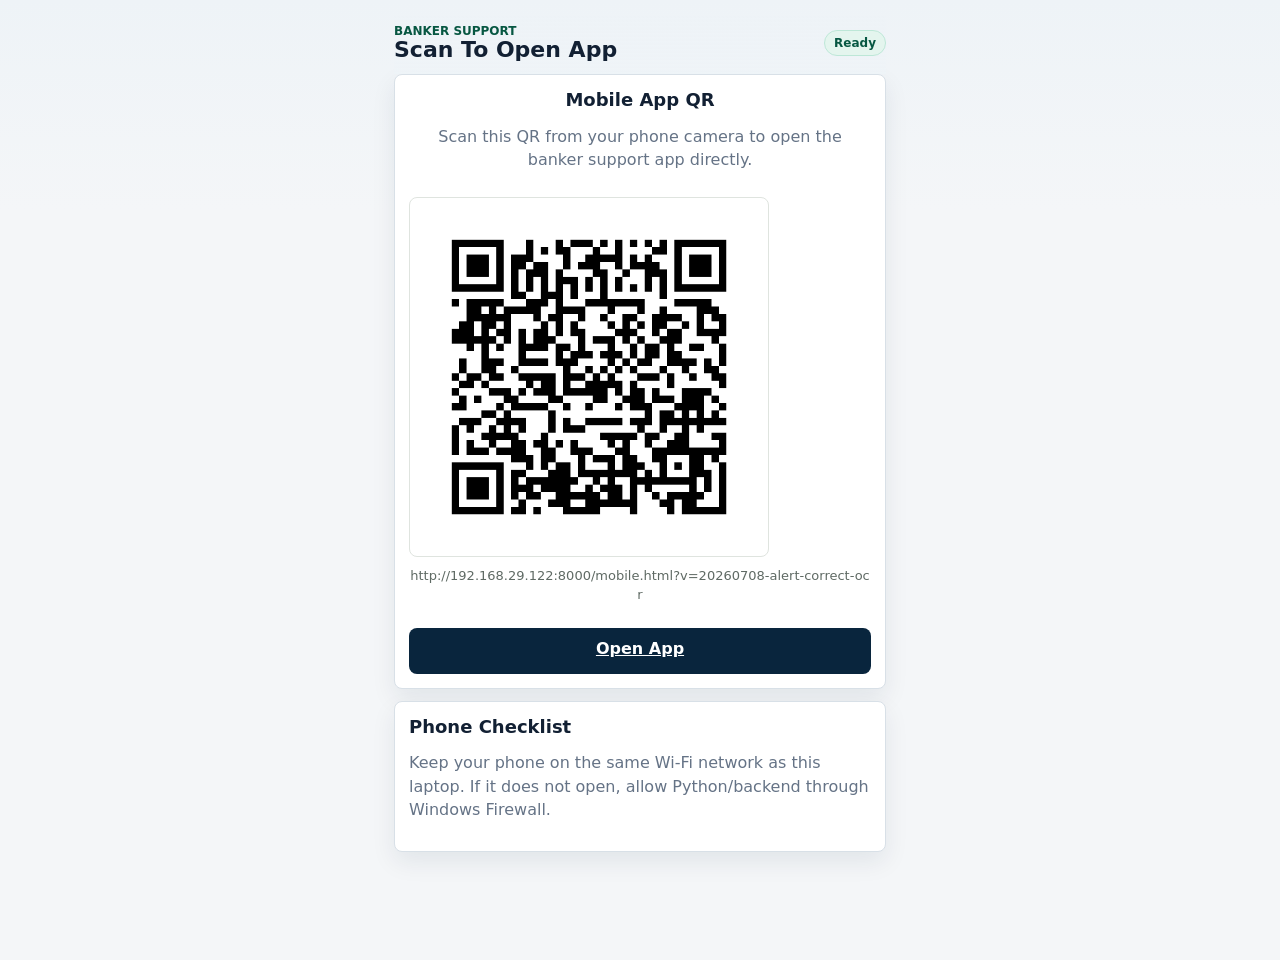
<file: application-completion-intelligence-platform/open-mobile.html>
<!doctype html>
<html lang="en">
  <head>
    <meta charset="UTF-8" />
    <meta name="viewport" content="width=device-width, initial-scale=1.0" />
    <title>Open Banker Support Mobile App</title>
    <link rel="stylesheet" href="./mobile.css" />
    <style>
      .qr-wrap { text-align:center; }
      .qr-wrap img { width:min(78vw, 360px); height:auto; border:1px solid #dfe4df; border-radius:8px; padding:12px; background:#fff; }
      .copy-line { word-break:break-all; font-size:13px; color:#5f6a64; }
    </style>
  </head>
  <body>
    <main class="mobile-app">
      <header class="mobile-header">
        <div>
          <span class="eyebrow">Banker Support</span>
          <h1>Scan To Open App</h1>
        </div>
        <span class="status-pill">Ready</span>
      </header>

      <section class="detail-block qr-wrap">
        <h2>Mobile App QR</h2>
        <p>Scan this QR from your phone camera to open the banker support app directly.</p>
        <img src="./banker-support-mobile-qr.png" alt="QR code to open Banker Support mobile app" />
        <p class="copy-line">
          http://192.168.29.122:8000/mobile.html?v=20260708-alert-correct-ocr
        </p>
        <a class="primary-btn" href="http://192.168.29.122:8000/mobile.html?v=20260708-alert-correct-ocr">Open App</a>
      </section>

      <section class="detail-block">
        <h2>Phone Checklist</h2>
        <p>Keep your phone on the same Wi-Fi network as this laptop. If it does not open, allow Python/backend through Windows Firewall.</p>
      </section>
    </main>
  </body>
</html>
</file>
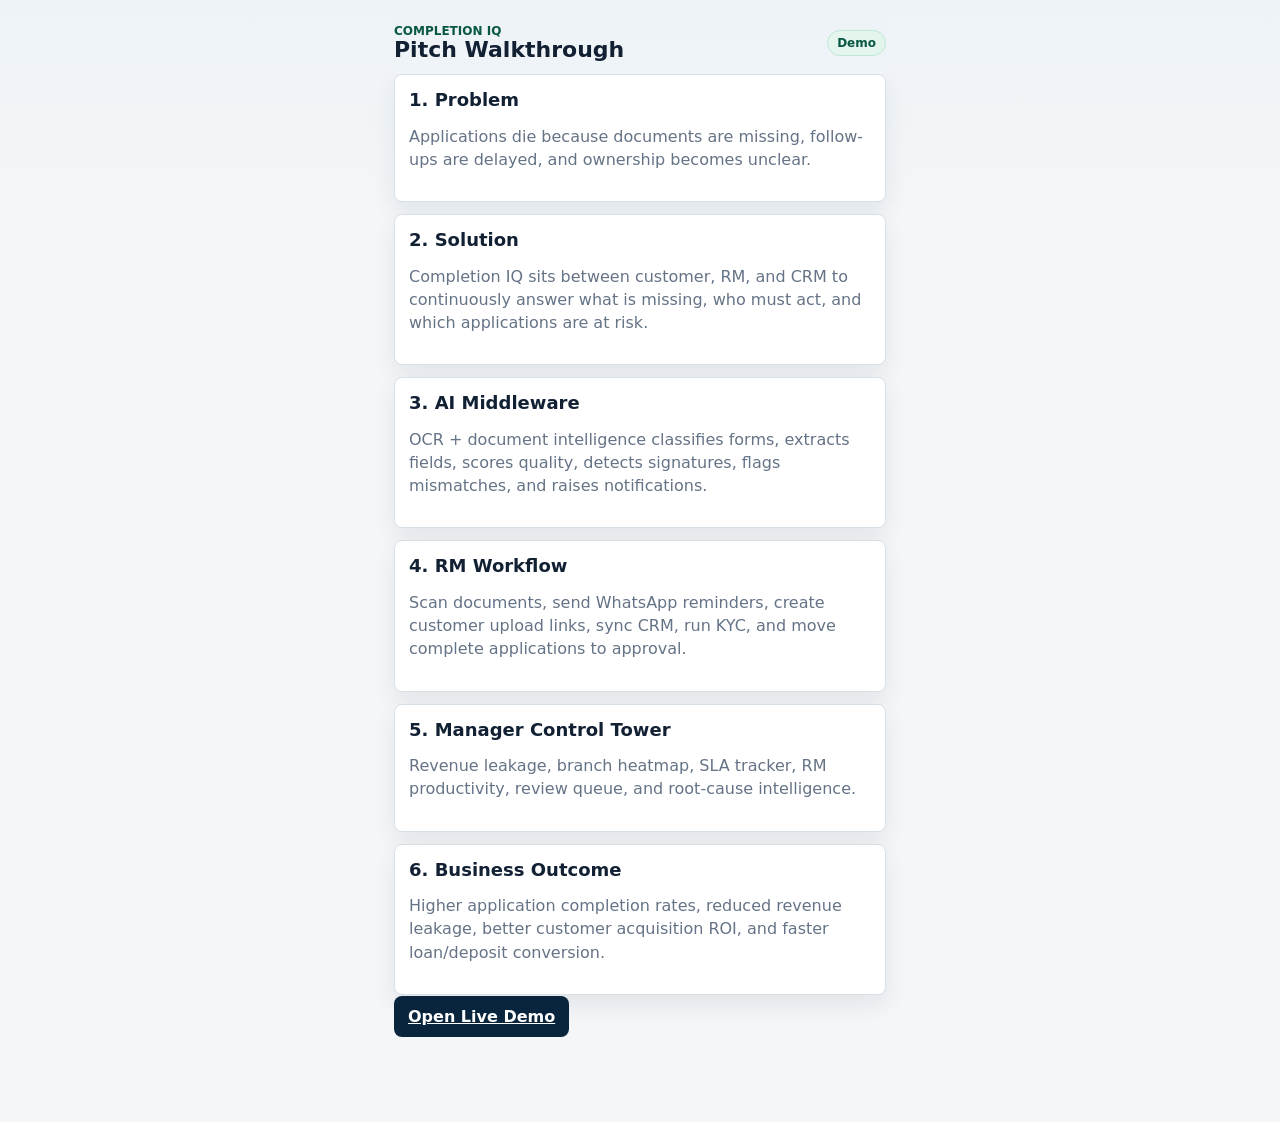
<file: application-completion-intelligence-platform/pitch.html>
<!doctype html>
<html lang="en">
  <head>
    <meta charset="UTF-8" />
    <meta name="viewport" content="width=device-width, initial-scale=1.0" />
    <title>Completion IQ Pitch Walkthrough</title>
    <link rel="stylesheet" href="./mobile.css" />
  </head>
  <body>
    <main class="mobile-app">
      <header class="mobile-header">
        <div>
          <span class="eyebrow">Completion IQ</span>
          <h1>Pitch Walkthrough</h1>
        </div>
        <span class="status-pill">Demo</span>
      </header>
      <section class="detail-block"><h2>1. Problem</h2><p>Applications die because documents are missing, follow-ups are delayed, and ownership becomes unclear.</p></section>
      <section class="detail-block"><h2>2. Solution</h2><p>Completion IQ sits between customer, RM, and CRM to continuously answer what is missing, who must act, and which applications are at risk.</p></section>
      <section class="detail-block"><h2>3. AI Middleware</h2><p>OCR + document intelligence classifies forms, extracts fields, scores quality, detects signatures, flags mismatches, and raises notifications.</p></section>
      <section class="detail-block"><h2>4. RM Workflow</h2><p>Scan documents, send WhatsApp reminders, create customer upload links, sync CRM, run KYC, and move complete applications to approval.</p></section>
      <section class="detail-block"><h2>5. Manager Control Tower</h2><p>Revenue leakage, branch heatmap, SLA tracker, RM productivity, review queue, and root-cause intelligence.</p></section>
      <section class="detail-block"><h2>6. Business Outcome</h2><p>Higher application completion rates, reduced revenue leakage, better customer acquisition ROI, and faster loan/deposit conversion.</p></section>
      <a class="primary-btn" href="./mobile.html?v=20260708-alert-correct-ocr">Open Live Demo</a>
    </main>
  </body>
</html>
</file>
<file: application-completion-intelligence-platform/mobile.css>
:root {
  --bg: #f4f6f8;
  --panel: #ffffff;
  --ink: #122033;
  --muted: #657386;
  --line: #d8e0e7;
  --navy: #09253d;
  --navy-soft: #e9eef4;
  --green: #0b7a5a;
  --green-dark: #075742;
  --red: #b42318;
  --amber: #a16207;
  --gold-soft: #fff7db;
  --red-soft: #ffebe7;
  --teal-soft: #e4f5ee;
  --blue-soft: #e7f0fb;
  --shadow: 0 10px 24px rgba(9, 37, 61, 0.08);
}

* {
  box-sizing: border-box;
}

body {
  margin: 0;
  color: var(--ink);
  background: linear-gradient(180deg, #eef3f7 0, var(--bg) 210px);
  font-family: Inter, ui-sans-serif, system-ui, -apple-system, BlinkMacSystemFont, "Segoe UI", sans-serif;
}

button,
input,
select,
textarea {
  font: inherit;
}

button {
  cursor: pointer;
}

.mobile-app {
  min-height: 100vh;
  padding: max(16px, env(safe-area-inset-top)) 14px 96px;
}

.mobile-header {
  position: sticky;
  top: 0;
  z-index: 4;
  display: flex;
  justify-content: space-between;
  align-items: center;
  gap: 12px;
  padding: 8px 0 12px;
  background: linear-gradient(180deg, #eef3f7 0, rgba(238, 243, 247, 0.94) 100%);
  backdrop-filter: blur(10px);
}

.eyebrow {
  display: block;
  color: var(--green-dark);
  font-size: 12px;
  font-weight: 900;
  text-transform: uppercase;
}

h1,
h2,
p {
  margin-top: 0;
}

h1 {
  margin-bottom: 0;
  font-size: 22px;
  line-height: 1.1;
}

h2 {
  margin-bottom: 4px;
  font-size: 18px;
  line-height: 1.2;
}

p {
  color: var(--muted);
  line-height: 1.45;
}

.status-pill,
.pill {
  display: inline-flex;
  align-items: center;
  min-height: 26px;
  padding: 4px 9px;
  border-radius: 999px;
  font-size: 12px;
  font-weight: 900;
  color: var(--green-dark);
  background: var(--teal-soft);
  border: 1px solid #bde7d7;
}

.pill.high {
  color: var(--red);
  background: var(--red-soft);
}

.pill.medium {
  color: var(--amber);
  background: var(--gold-soft);
}

.pill.info {
  color: #1f5480;
  background: var(--blue-soft);
}

.pill.good {
  color: var(--green-dark);
  background: var(--teal-soft);
}

.screen {
  display: none;
}

.screen.active {
  display: block;
}

.metric-strip {
  display: grid;
  grid-template-columns: repeat(3, minmax(0, 1fr));
  gap: 10px;
  margin-bottom: 14px;
}

.metric {
  min-height: 82px;
  padding: 12px 10px;
  border: 1px solid var(--line);
  border-radius: 8px;
  background: var(--panel);
  box-shadow: var(--shadow);
}

.metric span {
  display: block;
  color: var(--muted);
  font-size: 10px;
  font-weight: 800;
  text-transform: uppercase;
}

.metric strong {
  display: block;
  margin-top: 8px;
  font-size: 22px;
  color: var(--navy);
}

.search-box input,
.field input,
.field select,
.field textarea,
.chat-form input {
  width: 100%;
  min-height: 44px;
  padding: 10px 12px;
  border: 1px solid var(--line);
  border-radius: 8px;
  background: white;
  color: var(--ink);
}

.search-box input {
  padding-left: 14px;
  background: #ffffff;
  box-shadow: 0 1px 0 rgba(9, 37, 61, 0.03);
}

.search-box {
  display: block;
  margin-bottom: 12px;
}

.field {
  display: grid;
  gap: 7px;
  margin-bottom: 12px;
  color: var(--muted);
  font-weight: 800;
}

.bank-hero {
  display: grid;
  gap: 10px;
  margin-bottom: 12px;
  padding: 16px;
  border: 1px solid #cdd9e4;
  border-radius: 8px;
  color: #ffffff;
  background: linear-gradient(135deg, var(--navy) 0%, #123d5b 62%, #0b7a5a 100%);
  box-shadow: var(--shadow);
}

.bank-hero .eyebrow,
.bank-hero p {
  color: rgba(255, 255, 255, 0.78);
}

.bank-hero h2 {
  margin-bottom: 4px;
  color: #ffffff;
  font-size: 22px;
}

.bank-hero p {
  margin-bottom: 0;
}

.mobile-list {
  display: grid;
  gap: 10px;
}

.mobile-card,
.detail-block,
.mobile-result,
.chat-log {
  border: 1px solid var(--line);
  border-radius: 8px;
  background: white;
  box-shadow: var(--shadow);
}

.mobile-card {
  display: grid;
  gap: 10px;
  width: 100%;
  padding: 14px;
  text-align: left;
}

.mobile-card strong {
  color: var(--navy);
}

.card-title {
  display: flex;
  justify-content: space-between;
  gap: 10px;
}

.card-actions {
  display: grid;
  grid-template-columns: repeat(2, minmax(0, 1fr));
  gap: 8px;
}

.card-actions .danger-btn {
  grid-column: 1 / -1;
}

.meta {
  display: flex;
  flex-wrap: wrap;
  gap: 8px;
  color: var(--muted);
  font-size: 12px;
}

.progress {
  height: 9px;
  overflow: hidden;
  border-radius: 999px;
  background: #edf1ee;
}

.progress span {
  display: block;
  height: 100%;
  background: linear-gradient(90deg, var(--green), #1a9a73);
}

.detail-block {
  display: grid;
  gap: 10px;
  padding: 14px;
  margin-bottom: 12px;
}

.admin-tools {
  padding: 0;
  overflow: hidden;
  box-shadow: none;
}

.admin-tools summary {
  min-height: 42px;
  padding: 12px 14px;
  color: var(--muted);
  font-size: 12px;
  font-weight: 900;
  list-style: none;
}

.admin-tools summary::-webkit-details-marker {
  display: none;
}

.admin-tools[open] {
  padding: 0 14px 14px;
}

.admin-tools[open] summary {
  margin: 0 -14px 12px;
  border-bottom: 1px solid var(--line);
}

.detail-block.compact {
  gap: 8px;
}

.detail-grid {
  display: grid;
  grid-template-columns: repeat(2, minmax(0, 1fr));
  gap: 8px;
}

.detail-item {
  padding: 10px;
  border-radius: 8px;
  background: #f7f9fb;
  border: 1px solid #e5ebf0;
}

.detail-item span {
  display: block;
  color: var(--muted);
  font-size: 11px;
  font-weight: 900;
  text-transform: uppercase;
}

.detail-item strong {
  overflow-wrap: anywhere;
}

.doc-row,
.task-row {
  display: grid;
  grid-template-columns: 1fr auto;
  gap: 8px;
  align-items: center;
  padding: 10px;
  border-radius: 8px;
  background: #f7f9fb;
  border: 1px solid #e5ebf0;
}

.primary-btn,
.text-btn,
.mini-btn {
  border: 0;
  border-radius: 8px;
  font-weight: 900;
}

.primary-btn {
  width: 100%;
  min-height: 46px;
  padding: 11px 14px;
  color: white;
  background: var(--navy);
}

.primary-btn:hover {
  background: #123d5b;
}

.add-applicant-btn {
  margin-bottom: 12px;
}

.text-btn {
  min-height: 38px;
  margin-bottom: 10px;
  color: var(--green-dark);
  background: transparent;
}

.mini-btn {
  min-height: 34px;
  padding: 8px 10px;
  border: 1px solid var(--line);
  color: var(--navy);
  background: white;
  font-size: 12px;
}

.danger-btn {
  color: var(--red);
  border-color: #f0b6b1;
  background: var(--red-soft);
}

.mobile-upload {
  display: grid;
  place-items: center;
  min-height: 128px;
  margin-bottom: 12px;
  padding: 18px;
  border: 2px dashed #a8bac8;
  border-radius: 8px;
  background: #f7f9fb;
  text-align: center;
}

.mobile-upload input {
  display: none;
}

.mobile-upload span {
  margin-top: 6px;
  color: var(--green-dark);
  font-weight: 900;
  overflow-wrap: anywhere;
}

.mobile-result {
  display: grid;
  gap: 10px;
  min-height: 112px;
  margin-top: 12px;
  padding: 13px;
  color: var(--muted);
}

.compact-result {
  min-height: auto;
  margin-top: 0;
  margin-bottom: 12px;
}

.quick-actions {
  display: grid;
  grid-template-columns: repeat(2, minmax(0, 1fr));
  gap: 8px;
  margin-bottom: 10px;
}

.row-actions {
  display: flex;
  flex-wrap: wrap;
  justify-content: flex-end;
  gap: 8px;
}

.row-actions .mini-btn {
  min-width: 74px;
}

.mini-btn:disabled {
  cursor: not-allowed;
  opacity: 0.45;
}

.doc-preview-modal {
  position: fixed;
  inset: 0;
  z-index: 30;
  display: grid;
  place-items: center;
  padding: 16px;
  background: rgba(13, 24, 20, 0.72);
}

.doc-preview-panel {
  display: grid;
  gap: 12px;
  width: min(100%, 520px);
  max-height: min(92vh, 860px);
  padding: 14px;
  overflow: auto;
  border: 1px solid var(--line);
  border-radius: 8px;
  background: white;
}

.doc-preview-header {
  display: flex;
  align-items: start;
  justify-content: space-between;
  gap: 12px;
}

.doc-preview-header span {
  display: block;
  margin-top: 3px;
  color: var(--muted);
  font-size: 12px;
  font-weight: 800;
}

.doc-preview-image,
.doc-preview-frame {
  width: 100%;
  min-height: 420px;
  max-height: 66vh;
  border: 1px solid var(--line);
  border-radius: 8px;
  background: #f4f6f4;
  object-fit: contain;
}

.doc-preview-image {
  height: auto;
}

.scan-alert-panel {
  border-color: #ef9a9a;
}

.manual-correction {
  display: grid;
  gap: 10px;
  margin-top: 12px;
  padding: 12px;
  border: 1px solid #ef9a9a;
  border-radius: 8px;
  background: #fff7f5;
}

.manual-correction > span {
  color: var(--muted);
  font-size: 12px;
  font-weight: 800;
  line-height: 1.45;
}

.correction-grid {
  display: grid;
  grid-template-columns: repeat(2, minmax(0, 1fr));
  gap: 8px;
}

.correction-grid label {
  display: grid;
  gap: 5px;
  min-width: 0;
  color: var(--muted);
  font-size: 11px;
  font-weight: 900;
  text-transform: uppercase;
}

.correction-grid input {
  min-width: 0;
  min-height: 38px;
  padding: 8px;
  border: 1px solid var(--line);
  border-radius: 8px;
  color: var(--text);
  background: white;
  font-size: 13px;
  font-weight: 800;
}

.rule-row {
  display: grid;
  grid-template-columns: 1fr 88px auto;
  gap: 8px;
  align-items: end;
}

.rule-row input {
  min-width: 0;
}

.mini-link {
  display: grid;
  min-height: 34px;
  place-items: center;
  padding: 8px 10px;
  border: 1px solid var(--line);
  border-radius: 8px;
  color: var(--green-dark);
  background: white;
  font-size: 12px;
  font-weight: 900;
  text-align: center;
  text-decoration: none;
}

.chat-log {
  display: grid;
  align-content: start;
  gap: 10px;
  height: calc(100vh - 240px);
  min-height: 360px;
  overflow: auto;
  padding: 12px;
  background: #f7f9fb;
}

.message {
  max-width: 86%;
  padding: 10px 11px;
  border: 1px solid var(--line);
  border-radius: 8px;
  background: white;
}

.message.user {
  margin-left: auto;
  color: white;
  background: var(--navy);
}

.chat-form {
  display: grid;
  grid-template-columns: 1fr 74px;
  gap: 8px;
  margin-top: 10px;
}

.bottom-nav {
  position: fixed;
  left: 0;
  right: 0;
  bottom: 0;
  z-index: 8;
  display: grid;
  grid-template-columns: repeat(5, 1fr);
  gap: 4px;
  padding: 8px 10px max(8px, env(safe-area-inset-bottom));
  border-top: 1px solid var(--line);
  background: white;
  box-shadow: 0 -8px 24px rgba(9, 37, 61, 0.08);
}

.bottom-nav button {
  min-height: 48px;
  border: 0;
  border-radius: 8px;
  color: var(--muted);
  background: transparent;
  font-size: 11px;
  font-weight: 900;
}

.bottom-nav button.active {
  color: var(--navy);
  background: var(--navy-soft);
}

@media (min-width: 700px) {
  .mobile-app {
    max-width: 520px;
    margin: 0 auto;
  }

  .bottom-nav {
    left: 50%;
    width: min(520px, 100%);
    transform: translateX(-50%);
    border-left: 1px solid var(--line);
    border-right: 1px solid var(--line);
  }
}
</file>
